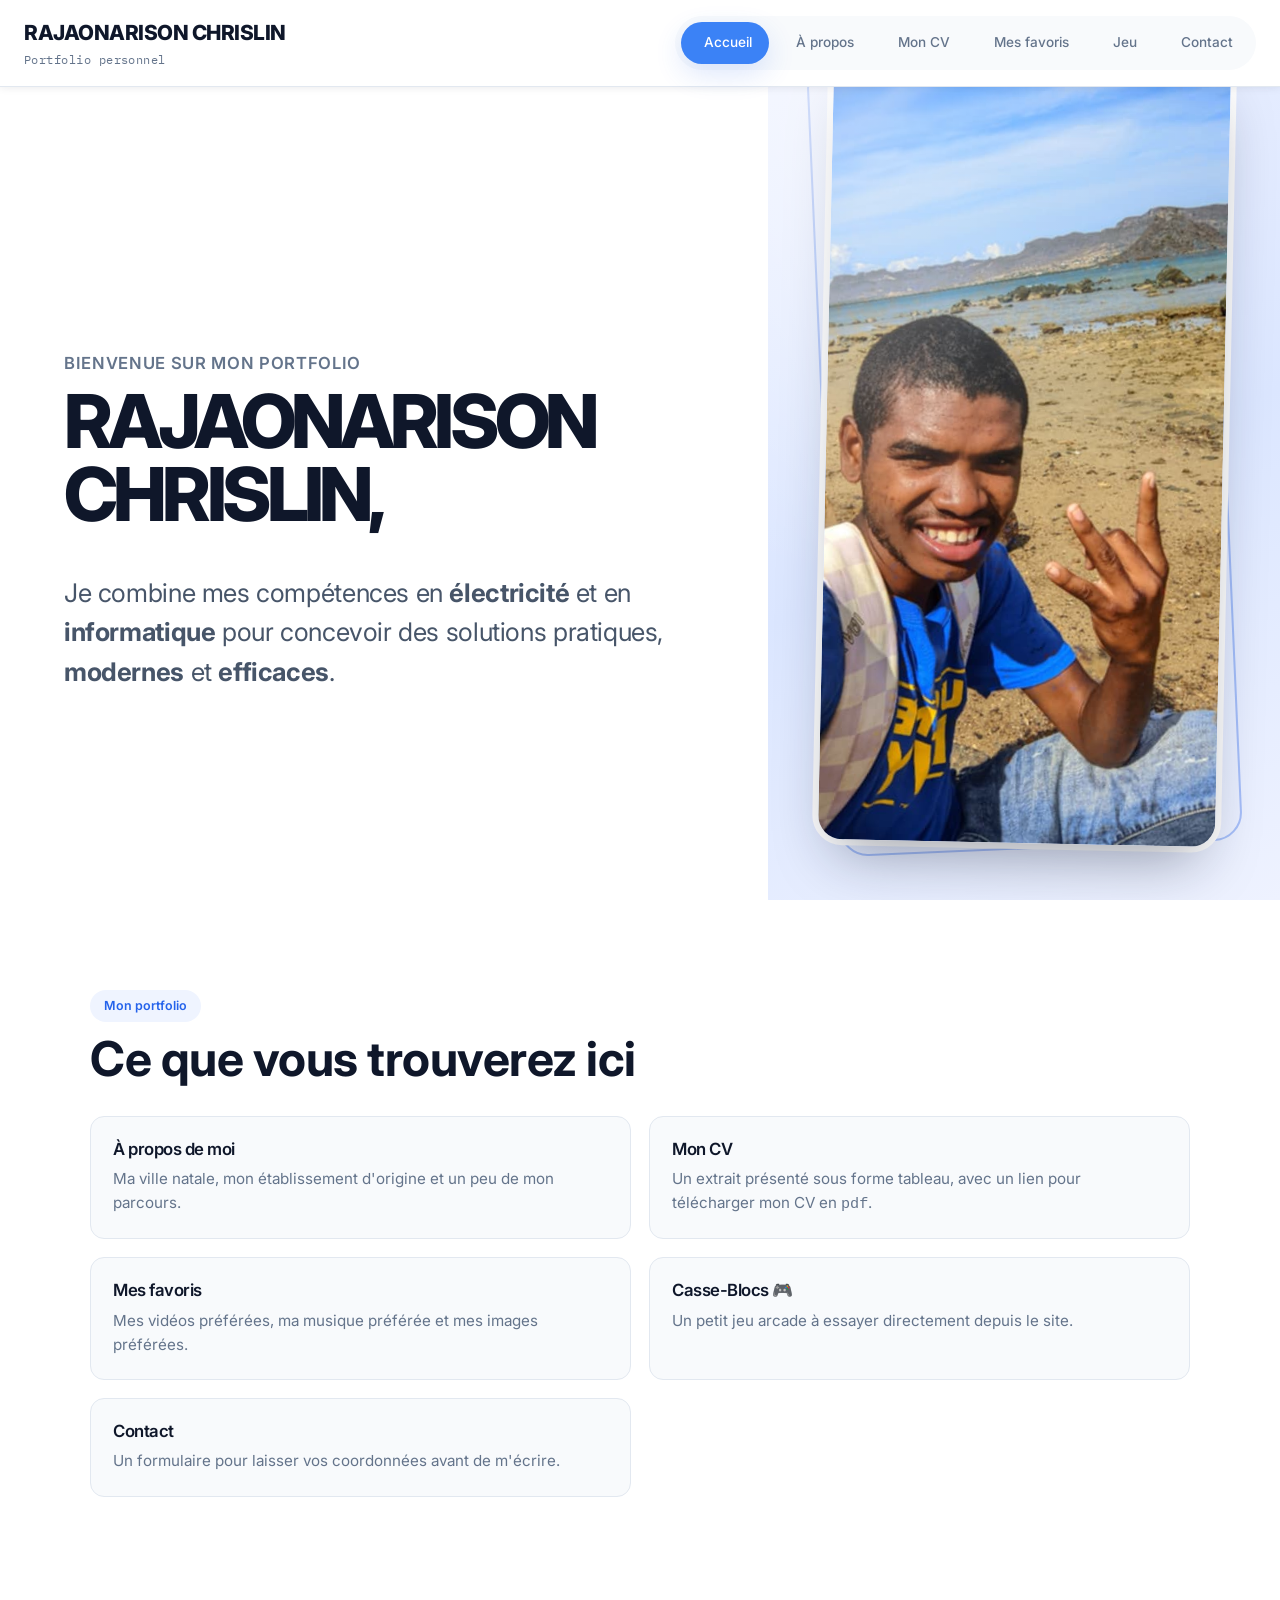
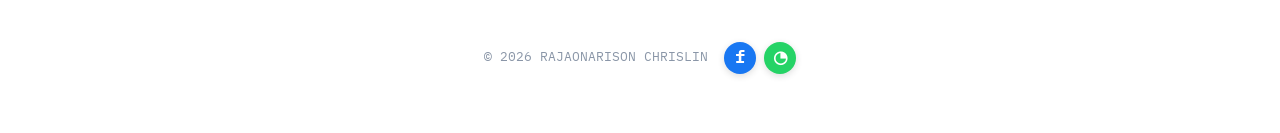
<file: index.html>
<!DOCTYPE html>
<html lang="fr">
<head>
<meta charset="UTF-8">
<meta name="viewport" content="width=device-width, initial-scale=1.0">
<meta name="description" content="RAJAONARISON CHRISLIN — Portfolio personnel, parcours et CV">
<meta name="theme-color" content="#0b1327">
<title>RAJAONARISON CHRISLIN — Accueil</title>
<link rel="preconnect" href="https://fonts.googleapis.com">
<link rel="preconnect" href="https://fonts.gstatic.com" crossorigin>
<link rel="stylesheet" href="https://fonts.googleapis.com/css2?family=Inter:wght@400;500;600;700;800&display=swap">
<link rel="stylesheet" href="style/style.css">
</head>
<body class="home-page">

<header class="site-header home-header">
  <a class="brand" href="index.html">
    <span class="name">RAJAONARISON CHRISLIN</span>
    <span class="tag">Portfolio personnel</span>
  </a>
  <button class="menu-toggle" aria-label="Ouvrir le menu" aria-expanded="false">
    <span></span><span></span><span></span>
  </button>
  <nav class="tabs">
    <a href="index.html" class="active"><span class="num"></span>Accueil</a>
    <a href="pages/apropos.html"><span class="num"></span>À propos</a>
    <a href="pages/cv.html"><span class="num"></span>Mon CV</a>
    <a href="pages/favoris.html"><span class="num"></span>Mes favoris</a>
        <a href="pages/jeu.html"><span class="num"></span>Jeu</a>
<a href="pages/contact.html"><span class="num"></span>Contact</a>
  </nav>
</header>

<main class="home-hero">
  <section class="home-copy">
    <div class="home-copy-inner">
      <span class="home-line"></span>
      <p class="home-kicker">Bienvenue sur mon portfolio</p>
      <h1>RAJAONARISON CHRISLIN<span>,</span></h1>
      <p class="home-description">
        Je combine mes compétences en <strong>électricité</strong> et en <strong>informatique</strong> pour concevoir des solutions pratiques, <strong>modernes</strong> et <strong>efficaces</strong>.
      </p>
    </div>
  </section>
  <section class="home-photo" aria-label="Portrait">
    <img src="images/profile.jpg" alt="Portrait de RAJAONARISON CHRISLIN" fetchpriority="high" decoding="async">
  </section>

<section class="home-extra">
  <div class="home-extra-inner">
    <span class="eyebrow">Mon portfolio</span>
    <h2>Ce que vous trouverez ici</h2>
    <div class="grid-2 home-extra-grid">
      <a class="card card-link" href="pages/apropos.html">
        <h3>À propos de moi</h3>
        <p>Ma ville natale, mon établissement d'origine et un peu de mon parcours.</p>
      </a>
      <a class="card card-link" href="pages/cv.html">
        <h3>Mon CV</h3>
        <p>Un extrait présenté sous forme tableau, avec un lien pour télécharger mon CV en <code>pdf</code>.</p>
      </a>
      <a class="card card-link" href="pages/favoris.html">
        <h3>Mes favoris</h3>
        <p>Mes vidéos préférées, ma musique préférée et mes images préférées.</p>
      </a>
      <a class="card card-link" href="pages/jeu.html">
        <h3>Casse-Blocs 🎮</h3>
        <p>Un petit jeu arcade à essayer directement depuis le site.</p>
      </a>
      <a class="card card-link" href="pages/contact.html">
        <h3>Contact</h3>
        <p>Un formulaire pour laisser vos coordonnées avant de m'écrire.</p>
      </a>
    </div>
  </div>
</section>

</main>

<script src="js/menu.js"></script>
<script src="js/page-transition.js"></script>

<footer class="site-footer">
  <div class="footer-inner">
    <div class="footer-copy">© 2026 RAJAONARISON CHRISLIN</div>
    <div class="footer-social" aria-label="Réseaux sociaux">
      <a class="social-bubble facebook" href="https://www.facebook.com/profile.php?id=61583188924986"
         target="_blank" rel="noopener noreferrer" aria-label="Facebook">f</a>
      <a class="social-bubble whatsapp" href="https://wa.me/261374159496"
         target="_blank" rel="noopener noreferrer" aria-label="WhatsApp">◔</a>
    </div>
  </div>
</footer>

</body>
</html>
</file>
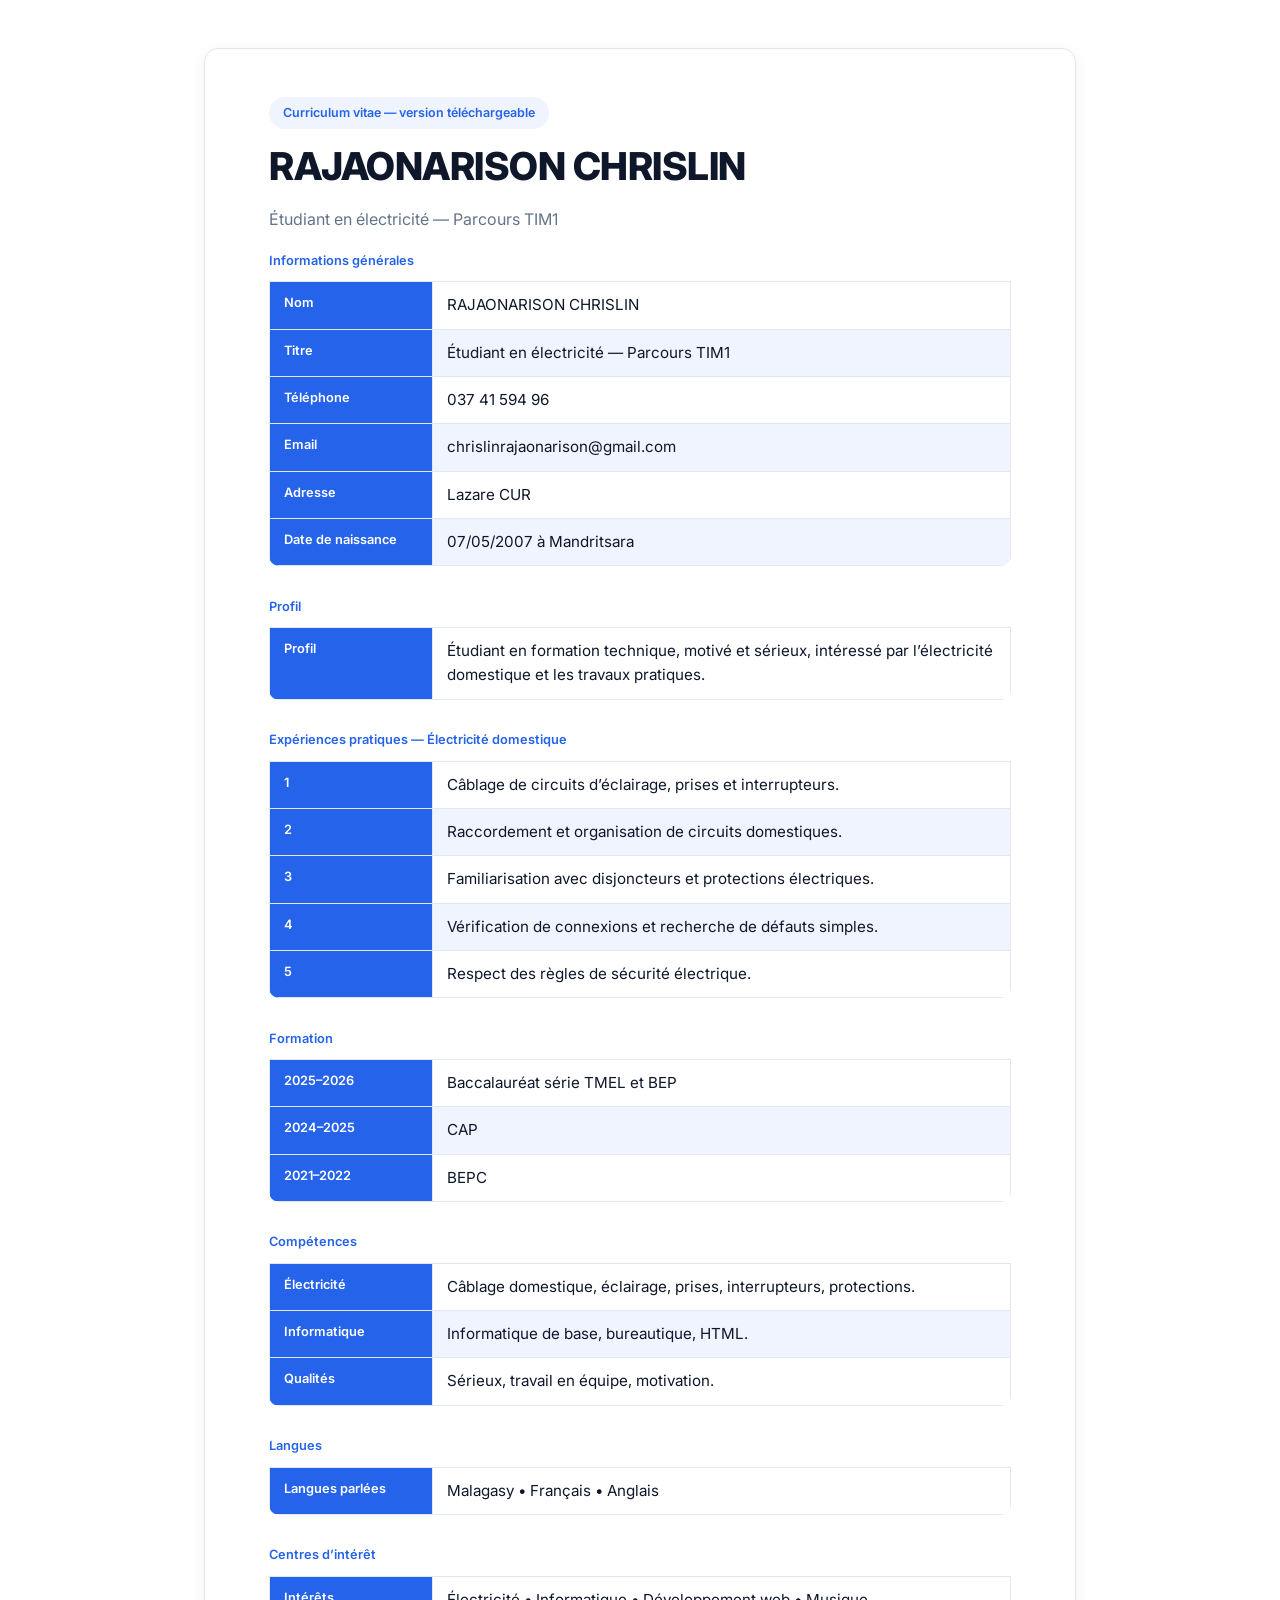
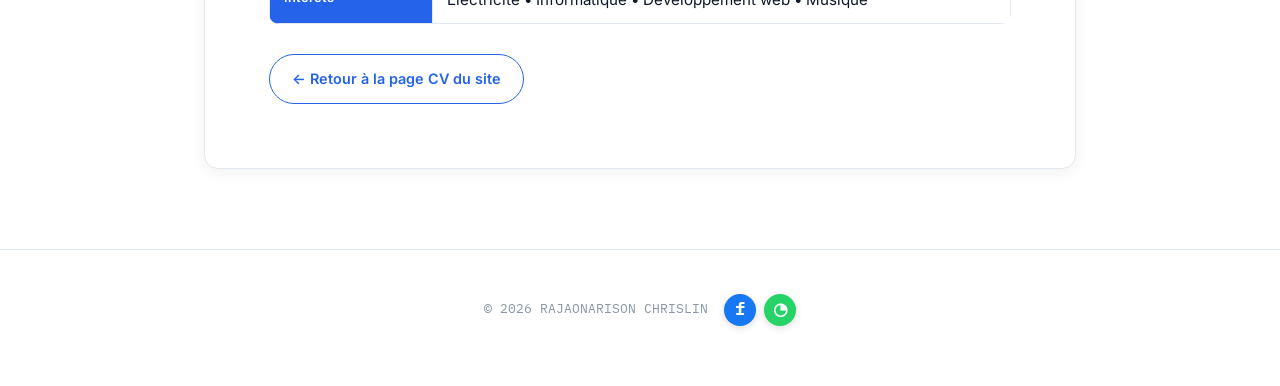
<file: fichier/cv.html>
<!DOCTYPE html>
<html lang="fr">
<head>
<meta charset="UTF-8">
<meta name="viewport" content="width=device-width, initial-scale=1.0">
<title>CV — RAJAONARISON CHRISLIN</title>
<link rel="stylesheet" href="../style/style.css">
<style>
  /* mise en page simplifiée pour la version téléchargeable / imprimable */
  body{ background:var(--paper); }
  .page{ padding-top:48px; }
  @media print{
    body{ background:#fff; }
    .no-print{ display:none; }
  }
</style>
</head>
<body>
<main class="page">
  <div class="paper">
    <span class="eyebrow">Curriculum vitae — version téléchargeable</span>
    <h1>RAJAONARISON CHRISLIN</h1>
    <p>Étudiant en électricité — Parcours TIM1</p>

    <table class="cv">
      <caption>Informations générales</caption>
      <tr><th>Nom</th><td>RAJAONARISON CHRISLIN</td></tr>
      <tr><th>Titre</th><td>Étudiant en électricité — Parcours TIM1</td></tr>
      <tr><th>Téléphone</th><td>037 41 594 96</td></tr>
      <tr><th>Email</th><td>chrislinrajaonarison@gmail.com</td></tr>
      <tr><th>Adresse</th><td>Lazare CUR</td></tr>
      <tr><th>Date de naissance</th><td>07/05/2007 à Mandritsara</td></tr>
    </table>

    <table class="cv">
      <caption>Profil</caption>
      <tr>
        <th>Profil</th>
        <td>Étudiant en formation technique, motivé et sérieux, intéressé par l’électricité domestique et les travaux pratiques.</td>
      </tr>
    </table>

    <table class="cv">
      <caption>Expériences pratiques — Électricité domestique</caption>
      <tr><th>1</th><td>Câblage de circuits d’éclairage, prises et interrupteurs.</td></tr>
      <tr><th>2</th><td>Raccordement et organisation de circuits domestiques.</td></tr>
      <tr><th>3</th><td>Familiarisation avec disjoncteurs et protections électriques.</td></tr>
      <tr><th>4</th><td>Vérification de connexions et recherche de défauts simples.</td></tr>
      <tr><th>5</th><td>Respect des règles de sécurité électrique.</td></tr>
    </table>

    <table class="cv">
      <caption>Formation</caption>
      <tr><th>2025–2026</th><td>Baccalauréat série TMEL et BEP</td></tr>
      <tr><th>2024–2025</th><td>CAP</td></tr>
      <tr><th>2021–2022</th><td>BEPC</td></tr>
    </table>

    <table class="cv">
      <caption>Compétences</caption>
      <tr><th>Électricité</th><td>Câblage domestique, éclairage, prises, interrupteurs, protections.</td></tr>
      <tr><th>Informatique</th><td>Informatique de base, bureautique, HTML.</td></tr>
      <tr><th>Qualités</th><td>Sérieux, travail en équipe, motivation.</td></tr>
    </table>

    <table class="cv">
      <caption>Langues</caption>
      <tr><th>Langues parlées</th><td>Malagasy • Français • Anglais</td></tr>
    </table>

    <table class="cv">
      <caption>Centres d’intérêt</caption>
      <tr><th>Intérêts</th><td>Électricité • Informatique • Développement web • Musique</td></tr>
    </table>

    <p class="no-print">
      <a class="btn secondary" href="../pages/cv.html">&larr; Retour à la page CV du site</a>
    </p>
  </div>
</main>

<footer class="site-footer">
  <div class="footer-inner">
    <div class="footer-copy">© 2026 RAJAONARISON CHRISLIN</div>
    <div class="footer-social" aria-label="Réseaux sociaux">
      <a class="social-bubble facebook" href="https://www.facebook.com/profile.php?id=61583188924986"
         target="_blank" rel="noopener noreferrer" aria-label="Facebook">f</a>
      <a class="social-bubble whatsapp" href="https://wa.me/261374159496"
         target="_blank" rel="noopener noreferrer" aria-label="WhatsApp">◔</a>
    </div>
  </div>
</footer>

</body>
</html>
</file>
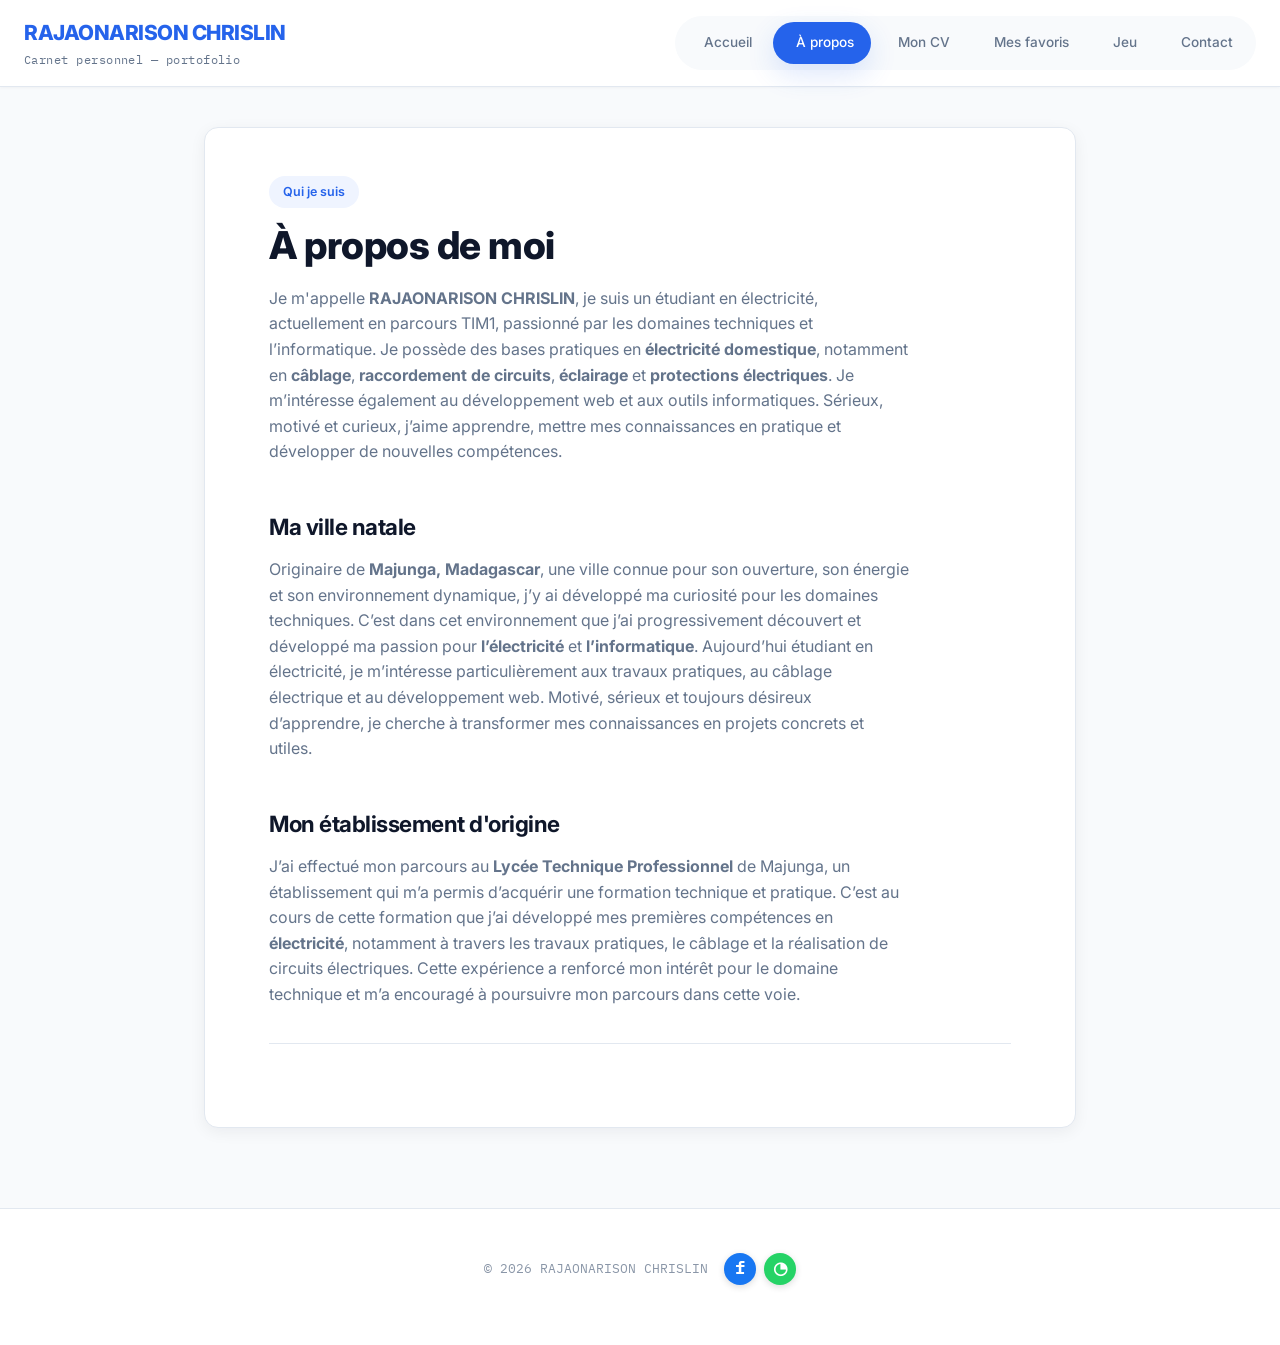
<file: pages/apropos.html>
<!DOCTYPE html>
<html lang="fr">
<head>
<meta charset="UTF-8">
<meta name="viewport" content="width=device-width, initial-scale=1.0">
<meta name="description" content="À propos de RAJAONARISON CHRISLIN — qui je suis et mon parcours">
<meta name="theme-color" content="#2563EB">
<title>À propos — RAJAONARISON CHRISLIN</title>
<link rel="preconnect" href="https://fonts.googleapis.com">
<link rel="preconnect" href="https://fonts.gstatic.com" crossorigin>
<link rel="preload" href="https://fonts.googleapis.com/css2?family=Inter:wght@400;500;600;700;800&family=IBM+Plex+Mono:wght@400;500&display=swap" as="style">
<link rel="stylesheet" href="../style/style.css">
<link href="https://fonts.googleapis.com/css2?family=Inter:wght@400;500;600;700;800&family=IBM+Plex+Mono:wght@400;500&display=swap" rel="stylesheet">
</head>
<body>

<header class="site-header">
  <a class="brand" href="../index.html">
    <span class="name">RAJAONARISON CHRISLIN</span>
    <span class="tag">Carnet personnel — portofolio</span>
  </a>
  <button class="menu-toggle" aria-label="Ouvrir le menu" aria-expanded="false">
    <span></span><span></span><span></span>
  </button>
  <nav class="tabs">
    <a href="../index.html"><span class="num"></span>Accueil</a>
    <a href="apropos.html" class="active"><span class="num"></span>À propos</a>
    <a href="cv.html"><span class="num"></span>Mon CV</a>
    <a href="favoris.html"><span class="num"></span>Mes favoris</a>
        <a href="jeu.html"><span class="num"></span>Jeu</a>
<a href="contact.html"><span class="num"></span>Contact</a>
  </nav>
</header>

<main class="page">
  <div class="paper">
    <span class="eyebrow">Qui je suis</span>
    <h1>À propos de moi</h1>
    <p>
      Je m'appelle <strong>RAJAONARISON CHRISLIN</strong>, je suis un étudiant en électricité, actuellement en parcours TIM1, passionné par les domaines techniques et l’informatique. Je possède des bases pratiques en <strong>électricité domestique</strong>, notamment en <strong>câblage</strong>, <strong>raccordement de circuits</strong>, <strong>éclairage</strong> et <strong>protections électriques</strong>. Je m’intéresse également au développement web et aux outils informatiques. Sérieux, motivé et curieux, j’aime apprendre, mettre mes connaissances en pratique et développer de nouvelles compétences.
    </p>

    <h2>Ma ville natale</h2>
    <p>
     Originaire de <strong>Majunga, Madagascar</strong>, une ville connue pour son ouverture, son énergie et son environnement dynamique, j’y ai développé ma curiosité pour les domaines techniques. C’est dans cet environnement que j’ai progressivement découvert et développé ma passion pour <strong>l’électricité</strong> et <strong>l’informatique</strong>. Aujourd’hui étudiant en électricité, je m’intéresse particulièrement aux travaux pratiques, au câblage électrique et au développement web. Motivé, sérieux et toujours désireux d’apprendre, je cherche à transformer mes connaissances en projets concrets et utiles.
    </p>

    <h2>Mon établissement d'origine</h2>
    <p>
      J’ai effectué mon parcours au <strong>Lycée Technique Professionnel</strong> de Majunga, un établissement qui m’a permis d’acquérir une formation technique et pratique. C’est au cours de cette formation que j’ai développé mes premières compétences en <strong>électricité</strong>, notamment à travers les travaux pratiques, le câblage et la réalisation de circuits électriques. Cette expérience a renforcé mon intérêt pour le domaine technique et m’a encouragé à poursuivre mon parcours dans cette voie.
    </p>

    <hr class="rule">
  </div>
</main>
<script src="../js/menu.js"></script>
<script src="../js/page-transition.js"></script>

<footer class="site-footer">
  <div class="footer-inner">
    <div class="footer-copy">© 2026 RAJAONARISON CHRISLIN</div>
    <div class="footer-social" aria-label="Réseaux sociaux">
      <a class="social-bubble facebook" href="https://www.facebook.com/profile.php?id=61583188924986"
         target="_blank" rel="noopener noreferrer" aria-label="Facebook">f</a>
      <a class="social-bubble whatsapp" href="https://wa.me/261374159496"
         target="_blank" rel="noopener noreferrer" aria-label="WhatsApp">◔</a>
    </div>
  </div>
</footer>

</body>
</html>
</file>
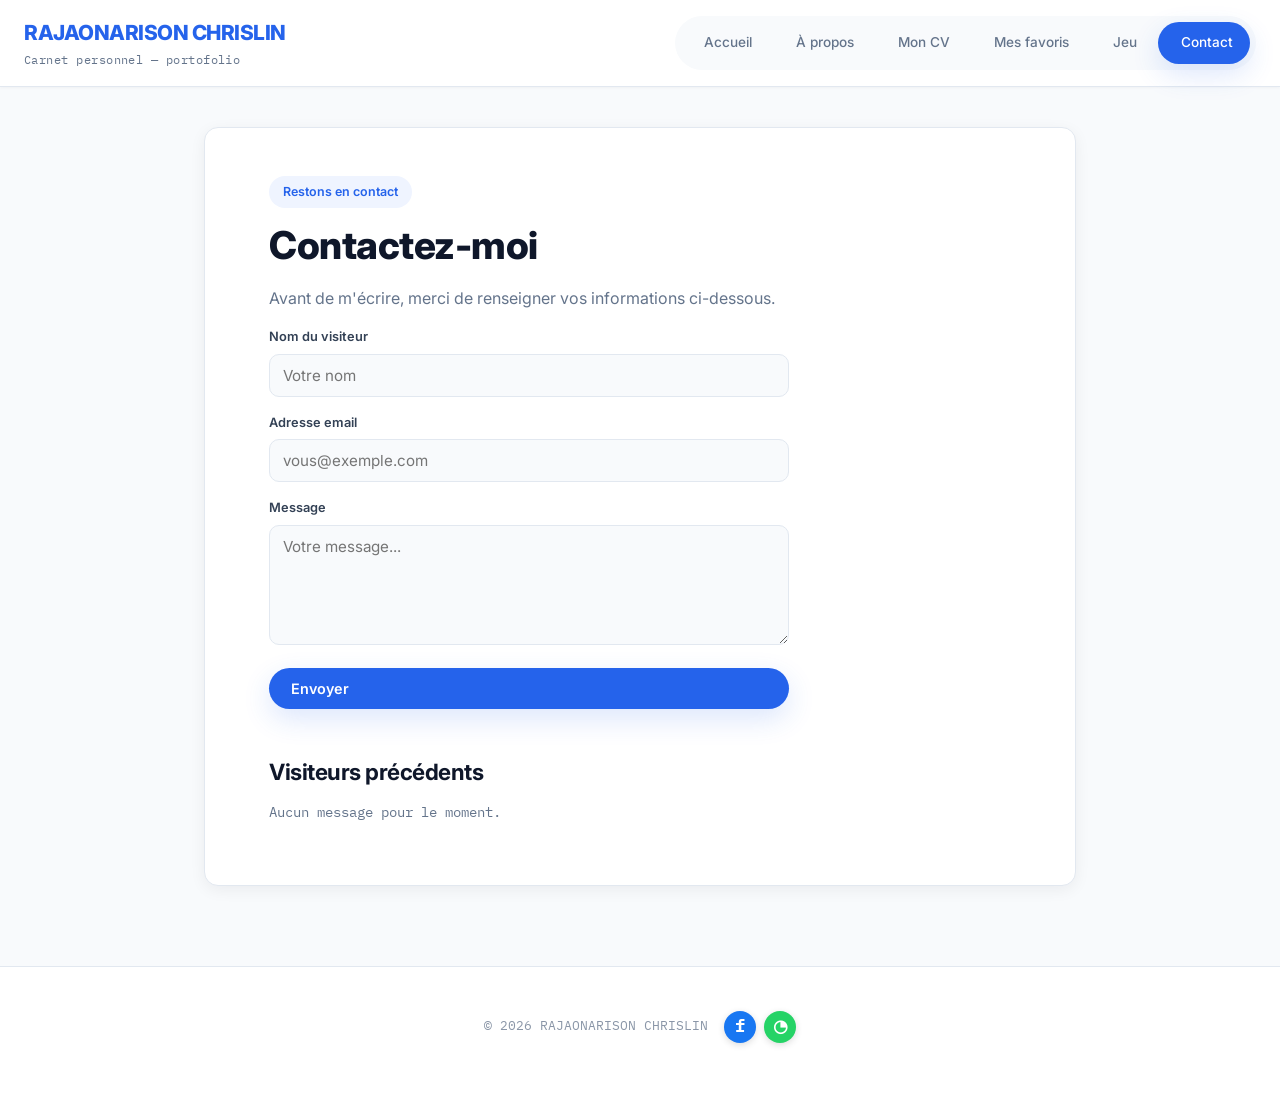
<file: pages/contact.html>
<!DOCTYPE html>
<html lang="fr">
<head>
<meta charset="UTF-8">
<meta name="viewport" content="width=device-width, initial-scale=1.0">
<meta name="description" content="Contact — RAJAONARISON CHRISLIN">
<meta name="theme-color" content="#2563EB">
<title>Contact — RAJAONARISON CHRISLIN</title>
<link rel="preconnect" href="https://fonts.googleapis.com">
<link rel="preconnect" href="https://fonts.gstatic.com" crossorigin>
<link rel="preload" href="https://fonts.googleapis.com/css2?family=Inter:wght@400;500;600;700;800&family=IBM+Plex+Mono:wght@400;500&display=swap" as="style">
<link rel="stylesheet" href="../style/style.css">
<link href="https://fonts.googleapis.com/css2?family=Inter:wght@400;500;600;700;800&family=IBM+Plex+Mono:wght@400;500&display=swap" rel="stylesheet">
</head>
<body>

<header class="site-header">
  <a class="brand" href="../index.html">
    <span class="name">RAJAONARISON CHRISLIN</span>
    <span class="tag">Carnet personnel — portofolio</span>
  </a>
  <button class="menu-toggle" aria-label="Ouvrir le menu" aria-expanded="false">
    <span></span><span></span><span></span>
  </button>
  <nav class="tabs">
    <a href="../index.html"><span class="num"></span>Accueil</a>
    <a href="apropos.html"><span class="num"></span>À propos</a>
    <a href="cv.html"><span class="num"></span>Mon CV</a>
    <a href="favoris.html"><span class="num"></span>Mes favoris</a>
        <a href="jeu.html"><span class="num"></span>Jeu</a>
<a href="contact.html" class="active"><span class="num"></span>Contact</a>
  </nav>
</header>

<main class="page">
  <div class="paper">
    <span class="eyebrow">Restons en contact</span>
    <h1>Contactez-moi</h1>
    <p>
      Avant de m'écrire, merci de renseigner vos informations ci-dessous.
    </p>

    <form class="contact-form" id="contact-form">
      <div>
        <label for="nom">Nom du visiteur</label>
        <input type="text" id="nom" name="nom" required maxlength="100" autocomplete="name" placeholder="Votre nom">
      </div>
      <div>
        <label for="email">Adresse email</label>
        <input type="email" id="email" name="email" required maxlength="200" autocomplete="email" placeholder="vous@exemple.com">
      </div>
      <div>
        <label for="message">Message</label>
        <textarea id="message" name="message" required maxlength="2000" placeholder="Votre message..."></textarea>
      </div>
      <button type="submit" class="btn">Envoyer</button>
      <p class="form-status" id="form-status">Merci ! Vos informations ont bien été enregistrées.</p>
    </form>

    <div class="visitor-log">
      <h2>Visiteurs précédents</h2>
      <div id="visitor-list">
        <p class="empty-note">Aucun message pour le moment.</p>
      </div>
    </div>
  </div>
</main>
<script src="../js/contact.js"></script>
<script src="../js/menu.js"></script>
<script src="../js/page-transition.js"></script>

<footer class="site-footer">
  <div class="footer-inner">
    <div class="footer-copy">© 2026 RAJAONARISON CHRISLIN</div>
    <div class="footer-social" aria-label="Réseaux sociaux">
      <a class="social-bubble facebook" href="https://www.facebook.com/profile.php?id=61583188924986"
         target="_blank" rel="noopener noreferrer" aria-label="Facebook">f</a>
      <a class="social-bubble whatsapp" href="https://wa.me/261374159496"
         target="_blank" rel="noopener noreferrer" aria-label="WhatsApp">◔</a>
    </div>
  </div>
</footer>

</body>
</html>
</file>
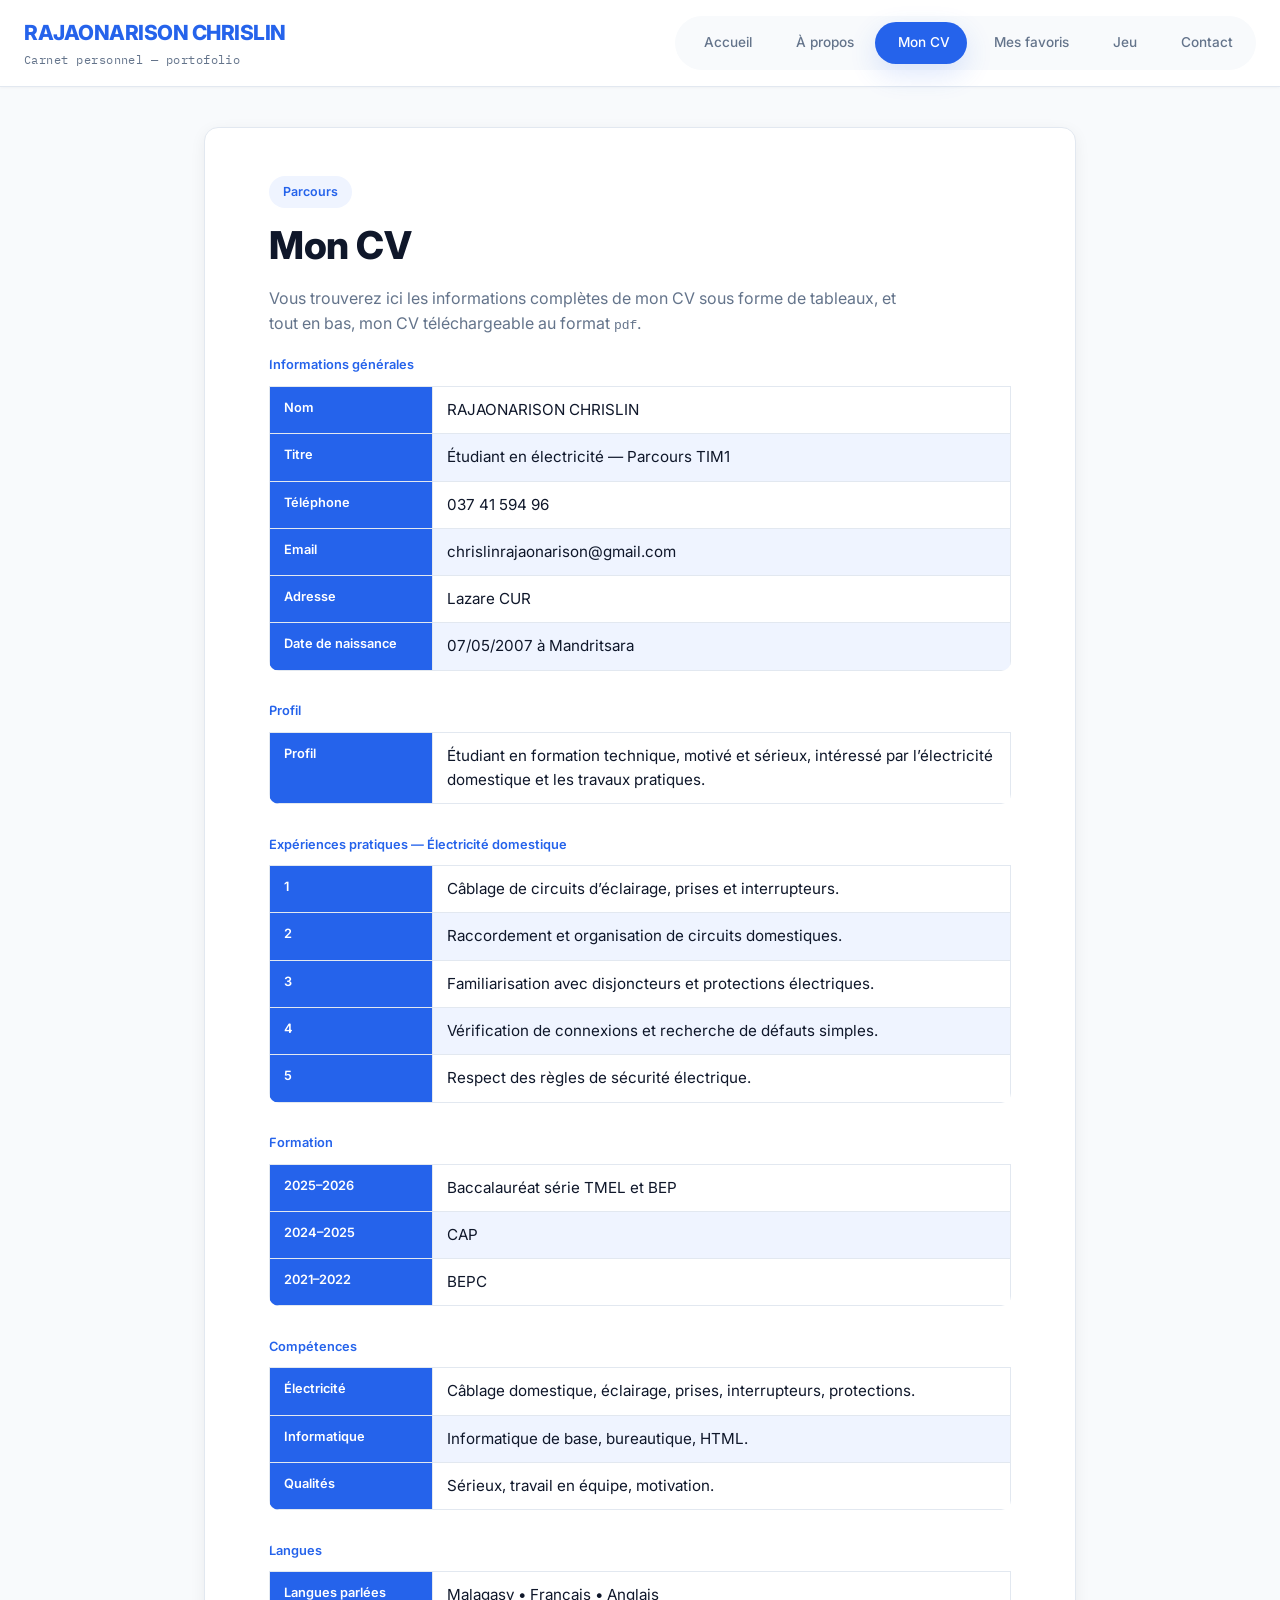
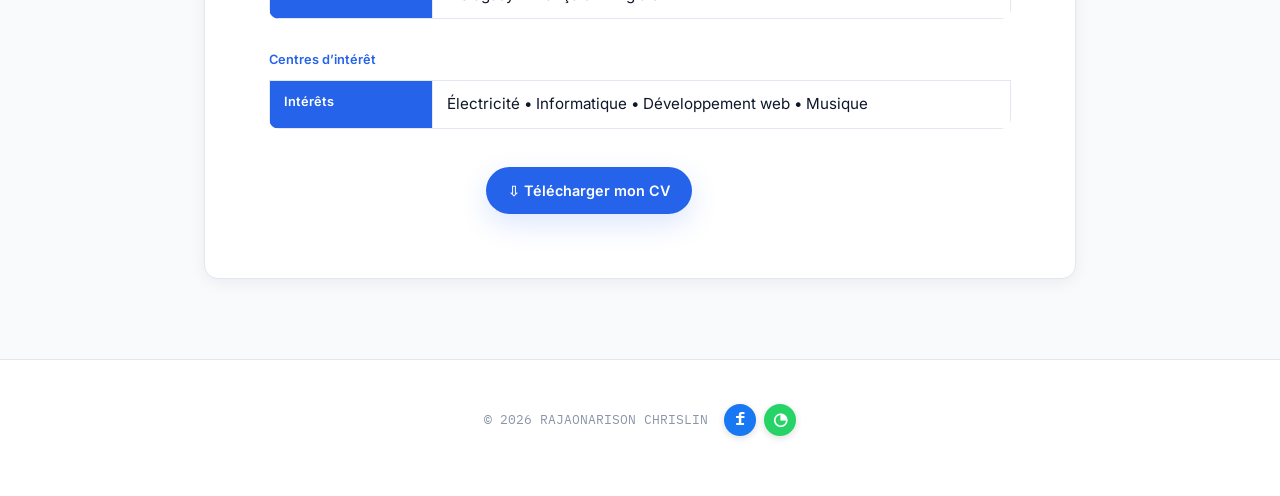
<file: pages/cv.html>
<!DOCTYPE html>
<html lang="fr">
<head>
<meta charset="UTF-8">
<meta name="viewport" content="width=device-width, initial-scale=1.0">
<meta name="description" content="Mon CV — RAJAONARISON CHRISLIN">
<meta name="theme-color" content="#2563EB">
<title>Mon CV — RAJAONARISON CHRISLIN</title>
<link rel="preconnect" href="https://fonts.googleapis.com">
<link rel="preconnect" href="https://fonts.gstatic.com" crossorigin>
<link rel="preload" href="https://fonts.googleapis.com/css2?family=Inter:wght@400;500;600;700;800&family=IBM+Plex+Mono:wght@400;500&display=swap" as="style">
<link rel="stylesheet" href="../style/style.css">
<link href="https://fonts.googleapis.com/css2?family=Inter:wght@400;500;600;700;800&family=IBM+Plex+Mono:wght@400;500&display=swap" rel="stylesheet">
</head>
<body>

<header class="site-header">
  <a class="brand" href="../index.html">
    <span class="name">RAJAONARISON CHRISLIN</span>
    <span class="tag">Carnet personnel — portofolio</span>
  </a>
  <button class="menu-toggle" aria-label="Ouvrir le menu" aria-expanded="false">
    <span></span><span></span><span></span>
  </button>
  <nav class="tabs">
    <a href="../index.html"><span class="num"></span>Accueil</a>
    <a href="apropos.html"><span class="num"></span>À propos</a>
    <a href="cv.html" class="active"><span class="num"></span>Mon CV</a>
    <a href="favoris.html"><span class="num"></span>Mes favoris</a>
        <a href="jeu.html"><span class="num"></span>Jeu</a>
<a href="contact.html"><span class="num"></span>Contact</a>
  </nav>
</header>

<main class="page">
  <div class="paper">
    <span class="eyebrow">Parcours</span>
    <h1>Mon CV</h1>
    <p>
      Vous trouverez ici les informations complètes de mon CV sous forme de tableaux, et
      tout en bas, mon CV téléchargeable au format <code>pdf</code>.
    </p>

    <table class="cv">
      <caption>Informations générales</caption>
      <tr><th>Nom</th><td>RAJAONARISON CHRISLIN</td></tr>
      <tr><th>Titre</th><td>Étudiant en électricité — Parcours TIM1</td></tr>
      <tr><th>Téléphone</th><td>037 41 594 96</td></tr>
      <tr><th>Email</th><td>chrislinrajaonarison@gmail.com</td></tr>
      <tr><th>Adresse</th><td>Lazare CUR</td></tr>
      <tr><th>Date de naissance</th><td>07/05/2007 à Mandritsara</td></tr>
    </table>

    <table class="cv">
      <caption>Profil</caption>
      <tr>
        <th>Profil</th>
        <td>Étudiant en formation technique, motivé et sérieux, intéressé par l’électricité domestique et les travaux pratiques.</td>
      </tr>
    </table>

    <table class="cv">
      <caption>Expériences pratiques — Électricité domestique</caption>
      <tr><th>1</th><td>Câblage de circuits d’éclairage, prises et interrupteurs.</td></tr>
      <tr><th>2</th><td>Raccordement et organisation de circuits domestiques.</td></tr>
      <tr><th>3</th><td>Familiarisation avec disjoncteurs et protections électriques.</td></tr>
      <tr><th>4</th><td>Vérification de connexions et recherche de défauts simples.</td></tr>
      <tr><th>5</th><td>Respect des règles de sécurité électrique.</td></tr>
    </table>

    <table class="cv">
      <caption>Formation</caption>
      <tr><th>2025–2026</th><td>Baccalauréat série TMEL et BEP</td></tr>
      <tr><th>2024–2025</th><td>CAP</td></tr>
      <tr><th>2021–2022</th><td>BEPC</td></tr>
    </table>

    <table class="cv">
      <caption>Compétences</caption>
      <tr><th>Électricité</th><td>Câblage domestique, éclairage, prises, interrupteurs, protections.</td></tr>
      <tr><th>Informatique</th><td>Informatique de base, bureautique, HTML.</td></tr>
      <tr><th>Qualités</th><td>Sérieux, travail en équipe, motivation.</td></tr>
    </table>

    <table class="cv">
      <caption>Langues</caption>
      <tr><th>Langues parlées</th><td>Malagasy • Français • Anglais</td></tr>
    </table>

    <table class="cv">
      <caption>Centres d’intérêt</caption>
      <tr><th>Intérêts</th><td>Électricité • Informatique • Développement web • Musique</td></tr>
    </table>

    <p class="cv-download">
      <a class="btn" href="../fichier/CV_Chrislin_Rajaonarison.pdf" download>&#8681; Télécharger mon CV</a>
    </p>
  </div>
</main>
<script src="../js/menu.js"></script>
<script src="../js/page-transition.js"></script>

<footer class="site-footer">
  <div class="footer-inner">
    <div class="footer-copy">© 2026 RAJAONARISON CHRISLIN</div>
    <div class="footer-social" aria-label="Réseaux sociaux">
      <a class="social-bubble facebook" href="https://www.facebook.com/profile.php?id=61583188924986"
         target="_blank" rel="noopener noreferrer" aria-label="Facebook">f</a>
      <a class="social-bubble whatsapp" href="https://wa.me/261374159496"
         target="_blank" rel="noopener noreferrer" aria-label="WhatsApp">◔</a>
    </div>
  </div>
</footer>

</body>
</html>
</file>
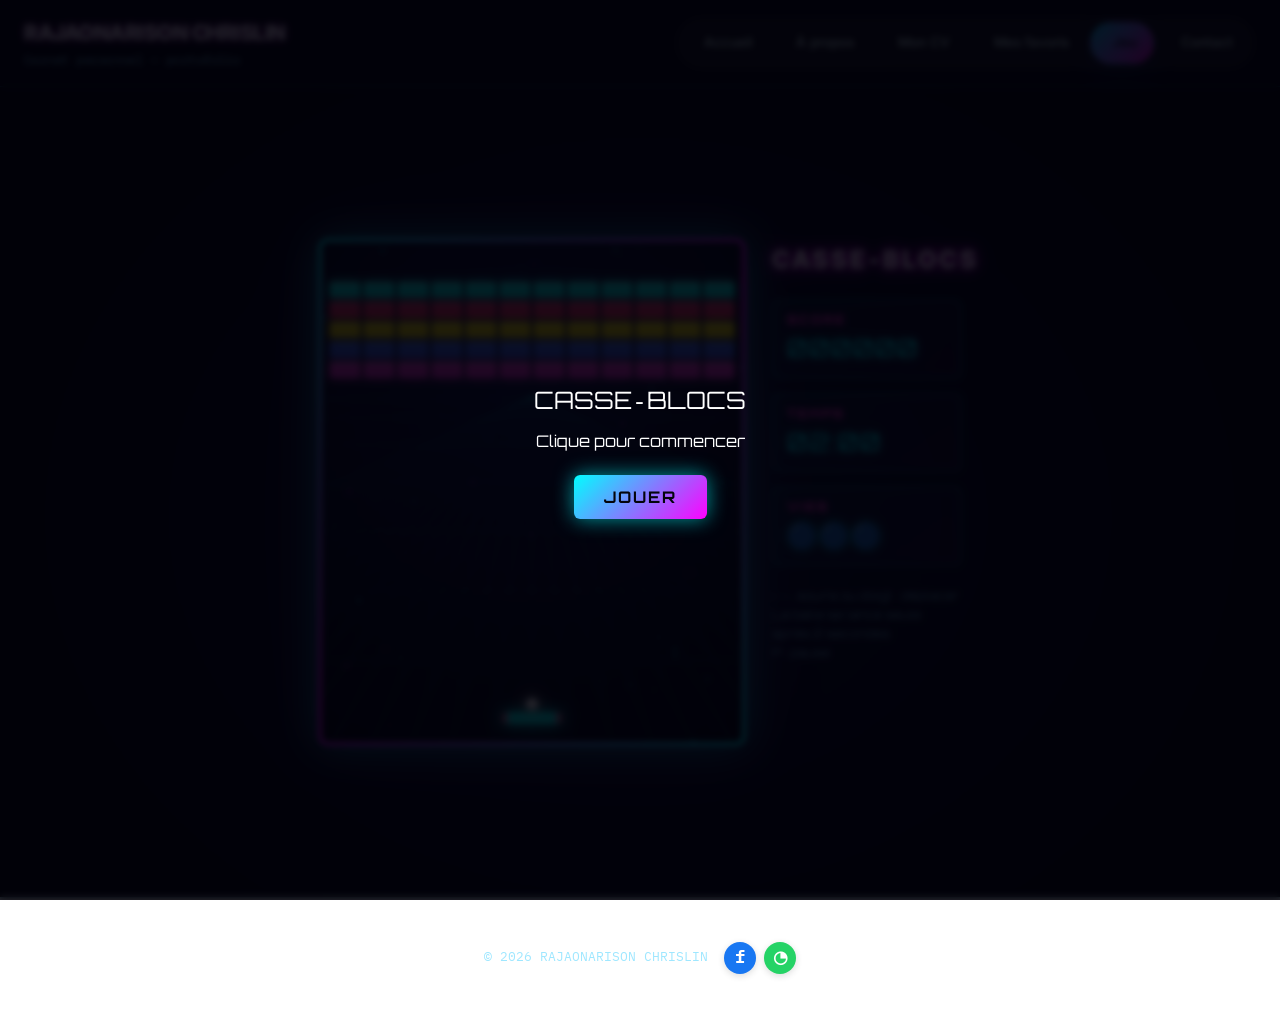
<file: pages/jeu.html>
<!DOCTYPE html>
<html lang="fr">
<head>
<meta charset="UTF-8">
<meta name="viewport" content="width=device-width, initial-scale=1.0, maximum-scale=1.0">
<meta name="description" content="Casse-Blocs — mini-jeu arcade du portfolio de RAJAONARISON CHRISLIN">
<meta name="theme-color" content="#04040c">
<title>Casse-Blocs — RAJAONARISON CHRISLIN</title>
<link rel="preconnect" href="https://fonts.googleapis.com">
<link rel="preconnect" href="https://fonts.gstatic.com" crossorigin>
<link rel="preload" href="https://fonts.googleapis.com/css2?family=Inter:wght@400;500;600;700;800&family=IBM+Plex+Mono:wght@400;500&family=Orbitron:wght@700;800&display=swap" as="style">
<link rel="stylesheet" href="../style/style.css">
<link href="https://fonts.googleapis.com/css2?family=Inter:wght@400;500;600;700;800&family=IBM+Plex+Mono:wght@400;500&family=Orbitron:wght@700;800&display=swap" rel="stylesheet">
<style>
  /* ===== Styles du mini-jeu Casse-Blocs (scopés à .game-page) ===== */
  .game-page{
    background: radial-gradient(ellipse at center, #0a0e2e 0%, #000005 70%);
  }
  .game-page .site-header{
    background:rgba(4,4,12,0.85);
    border-bottom:1px solid rgba(0,255,255,0.25);
    backdrop-filter:blur(6px);
  }
  .game-page .site-header .name{ color:#fff; text-shadow:0 0 8px rgba(255,0,255,.6); }
  .game-page .site-header .tag{ color:#7fdfff; }
  .game-page nav.tabs{ background:rgba(255,255,255,0.06); }
  .game-page nav.tabs a{ color:#dff; }
  .game-page nav.tabs a:hover{ background:rgba(0,255,255,0.12); color:#fff; }
  .game-page nav.tabs a.active{ background:linear-gradient(135deg,#00d4ff,#ff00e0); color:#04040c; }
  .game-page .menu-toggle{ background:rgba(255,255,255,0.08); border-color:rgba(0,255,255,0.35); }
  .game-page .menu-toggle span{ background:#dff; }

  .game-main{
    display:flex;
    align-items:center;
    justify-content:center;
    min-height:calc(100vh - 90px);
    padding:32px 16px;
    font-family:'Orbitron','Courier New',monospace;
  }
  #wrap{
    display:flex;
    gap:26px;
    align-items:flex-start;
    flex-wrap:wrap;
    justify-content:center;
    max-width:100%;
  }
  #canvasBox{
    position:relative;
    border-radius:10px;
    padding:4px;
    background:linear-gradient(135deg,#00ffff,#ff00ff,#00ffff);
    box-shadow:0 0 40px rgba(0,255,255,0.5),0 0 80px rgba(255,0,255,0.15);
    max-width:100%;
  }
  #game{
    background:#04040c;
    display:block;
    border-radius:7px;
    width:min(420px,80vw);
    height:auto;
    touch-action:none;
  }
  #side{
    color:#dff;
    width:190px;
    padding-top:6px;
  }
  #side h1{
    color:#fff;
    font-size:24px;
    letter-spacing:3px;
    margin:0 0 24px 0;
    text-shadow:0 0 8px #ff00ff,0 0 18px #ff00ff;
    line-height:1.3;
  }
  .game-page .panel{
    background:linear-gradient(135deg,rgba(0,255,255,0.06),rgba(255,0,255,0.06));
    border:1px solid rgba(0,255,255,0.35);
    border-radius:8px;
    padding:10px 14px;
    margin-bottom:14px;
    box-shadow:inset 0 0 12px rgba(0,255,255,0.08);
  }
  .game-page .label{
    color:#ff33cc;
    font-weight:bold;
    font-size:12px;
    letter-spacing:2px;
    text-shadow:0 0 6px rgba(255,51,204,0.7);
  }
  .game-page .value{
    font-size:24px;
    letter-spacing:2px;
    color:#00ffff;
    text-shadow:0 0 10px rgba(0,255,255,0.8);
  }
  #chrono.warn{
    color:#ff3355;
    text-shadow:0 0 12px rgba(255,51,85,0.9);
    animation:pulse 0.6s infinite alternate;
  }
  @keyframes pulse{ from{opacity:1;} to{opacity:0.55;} }
  #hint{
    font-size:12px;
    color:#7fdfff;
    margin-top:20px;
    line-height:1.6;
    opacity:0.75;
  }
  #overlay{
    position:fixed;
    inset:0;
    background:rgba(2,2,10,0.88);
    color:#fff;
    display:flex;
    flex-direction:column;
    align-items:center;
    justify-content:center;
    font-size:24px;
    text-align:center;
    gap:18px;
    backdrop-filter:blur(3px);
    z-index:500;
  }
  .game-page button#startBtn{
    background:linear-gradient(135deg,#00ffff,#ff00ff);
    border:none;
    padding:12px 30px;
    font-size:16px;
    cursor:pointer;
    font-weight:bold;
    letter-spacing:2px;
    border-radius:6px;
    color:#04040c;
    box-shadow:0 0 20px rgba(0,255,255,0.6);
    transition:transform 0.15s ease;
    font-family:'Orbitron','Courier New',monospace;
  }
  .game-page button#startBtn:hover{ transform:scale(1.06); }
  #countdown{
    position:absolute;
    color:#fff;
    font-size:60px;
    font-weight:bold;
    text-shadow:0 0 20px #00ffff,0 0 40px #ff00ff;
    pointer-events:none;
    display:none;
  }

  @media (max-width:640px){
    .game-main{ padding:20px 12px; }
    #wrap{ gap:16px; }
    #side{ width:min(420px,80vw); }
  }
</style>
</head>
<body class="game-page">

<header class="site-header">
  <a class="brand" href="../index.html">
    <span class="name">RAJAONARISON CHRISLIN</span>
    <span class="tag">Carnet personnel — portofolio</span>
  </a>
  <button class="menu-toggle" aria-label="Ouvrir le menu" aria-expanded="false">
    <span></span><span></span><span></span>
  </button>
  <nav class="tabs">
    <a href="../index.html"><span class="num"></span>Accueil</a>
    <a href="apropos.html"><span class="num"></span>À propos</a>
    <a href="cv.html"><span class="num"></span>Mon CV</a>
    <a href="favoris.html"><span class="num"></span>Mes favoris</a>
    <a href="jeu.html" class="active"><span class="num"></span>Jeu</a>
    <a href="contact.html"><span class="num"></span>Contact</a>
  </nav>
</header>

<main class="game-main">

<div id="wrap">
  <div id="canvasBox">
    <canvas id="game" width="420" height="500"></canvas>
    <div id="countdown"></div>
  </div>
  <div id="side">
    <h1>CASSE&#8209;BLOCS</h1>
    <div class="panel">
      <div class="label">SCORE</div>
      <div class="value" id="score">000000</div>
    </div>
    <div class="panel">
      <div class="label">TEMPS</div>
      <div class="value" id="chrono">02:00</div>
    </div>
    <div class="panel">
      <div class="label">VIES</div>
      <div class="value" id="lives">🔵🔵🔵</div>
    </div>
    <div id="hint">
      ← → , souris ou doigt : déplacer<br>
      La balle se lance seule<br>
      après 2 secondes<br>
      P : pause
    </div>
  </div>
</div>

<div id="overlay">
  <div id="overlay-text">CASSE&#8209;BLOCS<br><span style="font-size:16px">Clique pour commencer</span></div>
  <button id="startBtn">JOUER</button>
</div>

</main>

<script src="../js/menu.js"></script>
<script src="../js/page-transition.js"></script>

<script src="../js/casse-blocs.js"></script>

<footer class="site-footer" style="border-top-color:rgba(0,255,255,0.2); color:#7fdfff;">
  <div class="footer-inner">
    <div class="footer-copy">© 2026 RAJAONARISON CHRISLIN</div>
    <div class="footer-social" aria-label="Réseaux sociaux">
      <a class="social-bubble facebook" href="https://www.facebook.com/profile.php?id=61583188924986"
         target="_blank" rel="noopener noreferrer" aria-label="Facebook">f</a>
      <a class="social-bubble whatsapp" href="https://wa.me/261374159496"
         target="_blank" rel="noopener noreferrer" aria-label="WhatsApp">◔</a>
    </div>
  </div>
</footer>

</body>
</html>
</file>
<file: style/style.css>
/* =========================================================
   Carnet personnel — feuille de style principale
   Palette inspirée d'un portfolio moderne : blanc + bleu
   ========================================================= */

@import url('https://fonts.googleapis.com/css2?family=Inter:wght@400;500;600;700;800&family=IBM+Plex+Mono:wght@400;500&display=swap');

:root{
  --primary:      #2563EB;
  --primary-dark: #1D4ED8;
  --primary-light:#EFF4FF;
  --ink:          #0F172A;
  --ink-soft:     #334155;
  --muted:        #64748B;
  --border:       #E2E8F0;
  --bg:           #F8FAFC;
  --white:        #FFFFFF;
  --radius:       14px;
  --shadow:       0 4px 16px rgba(15,23,42,0.06);
  --shadow-hover: 0 10px 28px rgba(37,99,235,0.16);

  --font-display: 'Inter', system-ui, sans-serif;
  --font-body:    'Inter', system-ui, sans-serif;
  --font-mono:    'IBM Plex Mono', 'Courier New', monospace;
}

*{ box-sizing:border-box; }

html{ scroll-behavior:smooth; }

body{
  margin:0;
  background:var(--bg);
  color:var(--ink);
  font-family:var(--font-body);
  line-height:1.6;
}

@media (prefers-reduced-motion: reduce){
  html{ scroll-behavior:auto; }
  *{ animation-duration:0.001ms !important; transition-duration:0.001ms !important; }
}

a{ color:var(--primary); text-decoration:none; }
a:hover{ color:var(--primary-dark); text-decoration:underline; }
a:focus-visible, button:focus-visible, input:focus-visible, textarea:focus-visible{
  outline:3px solid var(--primary);
  outline-offset:2px;
}

.brand:focus-visible{
  outline:none;
}

img{ max-width:100%; display:block; }

/* ---------- structure "carnet" ---------- */
.page{
  max-width:920px;
  margin:0 auto;
  padding:40px 24px 80px;
}

.paper{
  background:var(--white);
  border-radius:var(--radius);
  border:1px solid var(--border);
  box-shadow:var(--shadow);
  position:relative;
  padding:48px clamp(24px,5vw,64px);
}

/* ---------- en-tête / navigation ---------- */
.site-header{
  display:flex;
  align-items:center;
  justify-content:space-between;
  gap:16px;
  padding:16px 24px;
  width:100%;
  background:var(--white);
  border-bottom:1px solid var(--border);
  position:sticky;
  top:0;
  z-index:100;
  box-shadow:0 1px 3px rgba(15,23,42,0.04);
}

.brand{
  display:flex;
  flex-direction:column;
  gap:2px;
  text-decoration:none !important;
  -webkit-tap-highlight-color:transparent;
  outline:none;
  transform-origin:left center;
  transition:transform 0.2s ease;
}

.brand:hover,
.brand:focus-visible{
  transform:scale(1.06);
}

.brand:active{
  transform:scale(0.97);
}

.brand .name{
  font-family:var(--font-display);
  font-size:1.3rem;
  font-weight:800;
  letter-spacing:-0.5px;
  color:var(--primary);
}

.brand .tag{
  font-family:var(--font-mono);
  font-size:0.72rem;
  letter-spacing:0.04em;
  color:var(--muted);
}

nav.tabs{
  display:flex;
  gap:4px;
  flex-wrap:wrap;
  background:var(--bg);
  padding:6px;
  border-radius:999px;
}

nav.tabs a{
  display:flex;
  align-items:center;
  gap:6px;
  font-family:var(--font-body);
  font-size:0.85rem;
  font-weight:500;
  color:var(--muted);
  background:transparent;
  padding:9px 16px;
  border-radius:999px;
  border:1px solid transparent;
  transition:all 0.2s ease;
}

nav.tabs a:hover{
  text-decoration:none;
  color:var(--primary);
  background:var(--primary-light);
}

nav.tabs a.active{
  background:var(--primary);
  color:var(--white);
  box-shadow:var(--shadow-hover);
}

nav.tabs a .num{
  font-family:var(--font-mono);
  font-size:0.7rem;
  opacity:0.7;
}

nav.tabs a.active .num{ opacity:0.85; }

/* ---------- bouton hamburger (mobile) ---------- */
.menu-toggle{
  display:none;
  flex-direction:column;
  justify-content:center;
  align-items:center;
  gap:5px;
  width:40px;
  height:40px;
  padding:0;
  flex-shrink:0;
  background:var(--white);
  border:1px solid var(--border);
  border-radius:10px;
  cursor:pointer;
  transition:all 0.2s ease;
  position:relative;
  z-index:101;
}

.menu-toggle span{
  display:block;
  width:18px;
  height:2px;
  background:var(--ink);
  border-radius:2px;
  transition:transform 0.3s cubic-bezier(0.4,0,0.2,1), opacity 0.3s cubic-bezier(0.4,0,0.2,1);
  transform-origin:center;
}

.menu-toggle:hover{ 
  border-color:var(--primary);
  background:var(--primary-light);
}

.menu-toggle:active{ transform:scale(0.95); }

.site-header.menu-open .menu-toggle span:nth-child(1){
  transform:translateY(7px) rotate(45deg);
}
.site-header.menu-open .menu-toggle span:nth-child(2){
  opacity:0;
}
.site-header.menu-open .menu-toggle span:nth-child(3){
  transform:translateY(-7px) rotate(-45deg);
}

/* ---------- typographie ---------- */
h1,h2,h3{
  font-family:var(--font-display);
  color:var(--ink);
  line-height:1.2;
  margin-top:0;
  letter-spacing:-0.5px;
}

h1{ font-size:clamp(1.9rem,4vw,2.4rem); font-weight:800; margin-bottom:18px; }
h2{ font-size:1.4rem; font-weight:700; margin-top:2.2em; margin-bottom:16px; }
h3{ font-size:1.05rem; font-weight:600; }

.eyebrow{
  display:inline-block;
  font-family:var(--font-body);
  font-size:0.78rem;
  font-weight:600;
  color:var(--primary);
  background:var(--primary-light);
  padding:6px 14px;
  border-radius:999px;
  margin-bottom:14px;
}

p{ color:var(--muted); max-width:64ch; }

hr.rule{
  border:none;
  border-top:1px solid var(--border);
  margin:2.2em 0;
}

/* ---------- cartes / grille ---------- */
.grid-2{
  display:grid;
  grid-template-columns:1fr 1fr;
  gap:18px;
}

@media (max-width:640px){
  .grid-2{ grid-template-columns:1fr; }
}

.card{
  background:var(--bg);
  border:1px solid var(--border);
  border-radius:var(--radius);
  padding:22px;
  transition:all 0.25s ease;
}

.card:hover{
  transform:translateY(-3px);
  box-shadow:var(--shadow-hover);
  border-color:var(--primary);
}

.card h3{ margin-bottom:8px; color:var(--ink); }

.card-link{
  display:block;
  color:inherit;
  text-decoration:none;
}

.card-link:hover,
.card-link:focus{
  color:inherit;
  text-decoration:none;
}

.card-link:focus-visible{
  outline:3px solid var(--primary);
  outline-offset:3px;
}
.card p{ margin:0; font-size:0.95rem; }

/* ---------- tableau CV ---------- */
table.cv{
  width:100%;
  max-width:100%;
  table-layout:fixed;
  border-collapse:collapse;
  margin:1.2em 0 2em;
  font-size:0.95rem;
  border-radius:10px;
  overflow:hidden;
}

table.cv caption{
  text-align:left;
  font-family:var(--font-body);
  font-size:0.8rem;
  font-weight:600;
  color:var(--primary);
  margin-bottom:10px;
}

table.cv th, table.cv td{
  border:1px solid var(--border);
  padding:11px 14px;
  text-align:left;
  vertical-align:top;
  word-break:break-word;
  overflow-wrap:break-word;
}

table.cv th{
  background:var(--primary);
  color:var(--white);
  font-family:var(--font-body);
  font-weight:600;
  font-size:0.8rem;
  width:22%;
}

table.cv tr:nth-child(even) td{ background:var(--primary-light); }

/* ---------- boutons / liens d'action ---------- */
.btn{
  display:inline-flex;
  align-items:center;
  gap:8px;
  font-family:var(--font-body);
  font-weight:600;
  font-size:0.9rem;
  background:var(--primary);
  color:var(--white) !important;
  padding:12px 22px;
  border-radius:999px;
  border:none;
  cursor:pointer;
  text-decoration:none !important;
  box-shadow:var(--shadow-hover);
  transition:all 0.2s ease;
}

.btn:hover{ background:var(--primary-dark); transform:translateY(-1px); }

.btn.secondary{
  background:transparent;
  color:var(--primary) !important;
  border:1px solid var(--primary);
  box-shadow:none;
}

.btn.secondary:hover{ background:var(--primary-light); }

/* ---------- médias favoris ---------- */
.media-block{ margin:1.4em 0; }

.media-frame{
  border:1px solid var(--border);
  border-radius:var(--radius);
  overflow:hidden;
  background:var(--ink);
  box-shadow:var(--shadow);
}

.media-frame iframe, .media-frame img{
  width:100%;
  display:block;
}

audio{ width:100%; }

.credit{
  font-family:var(--font-mono);
  font-size:0.75rem;
  color:var(--muted);
  margin-top:6px;
}

/* ---------- formulaire de contact ---------- */
form.contact-form{
  display:grid;
  gap:16px;
  max-width:520px;
}

form.contact-form label{
  font-family:var(--font-body);
  font-size:0.8rem;
  font-weight:600;
  color:var(--ink-soft);
  display:block;
  margin-bottom:6px;
}

form.contact-form input,
form.contact-form textarea{
  width:100%;
  font-family:var(--font-body);
  font-size:0.95rem;
  padding:11px 13px;
  border:1px solid var(--border);
  border-radius:10px;
  background:var(--bg);
  color:var(--ink);
  transition:border-color 0.2s ease;
}

form.contact-form input:focus,
form.contact-form textarea:focus{
  border-color:var(--primary);
  background:var(--white);
}

form.contact-form textarea{ min-height:120px; resize:vertical; }

.form-status{
  font-family:var(--font-body);
  font-size:0.85rem;
  font-weight:500;
  padding:10px 14px;
  border-radius:10px;
  display:none;
  opacity:0;
  transition:opacity 0.3s ease;
  will-change:opacity;
}

.form-status.ok{
  display:block;
  opacity:1;
  background:var(--primary-light);
  color:var(--primary-dark);
  border:1px solid var(--primary);
  animation:slideInSuccess 0.4s cubic-bezier(0.34,1.56,0.64,1) forwards;
}

@keyframes slideInSuccess{
  from{
    opacity:0;
    transform:translateY(-10px);
  }
  to{
    opacity:1;
    transform:translateY(0);
  }
}

.visitor-log{
  margin-top:2.4em;
}

.visitor-log ul{
  list-style:none;
  margin:0; padding:0;
  display:grid;
  gap:10px;
}

.visitor-log li{
  border:1px solid var(--border);
  border-left:3px solid var(--primary);
  border-radius:10px;
  padding:12px 14px;
  background:var(--bg);
  font-size:0.9rem;
}

.visitor-log .meta{
  font-family:var(--font-mono);
  font-size:0.72rem;
  color:var(--primary);
  display:block;
  margin-bottom:4px;
}

.empty-note{
  font-family:var(--font-mono);
  font-size:0.85rem;
  color:var(--muted);
}

.empty-note code{
  background:var(--primary-light);
  color:var(--primary-dark);
  padding:2px 6px;
  border-radius:6px;
  font-size:0.82rem;
}

/* ---------- pied de page ---------- */
footer.site-footer{
  text-align:center;
  padding:32px 24px 48px;
  font-family:var(--font-mono);
  font-size:0.75rem;
  color:var(--muted);
  border-top:1px solid var(--border);
  margin-top:0;
}

/* ---------- section sous l'accueil ---------- */
.home-extra{
  grid-column:1 / -1;
  width:100%;
  box-sizing:border-box;
  background:#fff;
  color:#0F172A;
  padding:90px 5vw 100px;
}
.home-extra-inner{
  max-width:1100px;
  margin:0 auto;
}
.home-extra h2{
  margin:8px 0 28px;
  font-size:clamp(2rem,4vw,3rem);
  color:#0F172A;
}
.home-extra .card{
  background:#F8FAFC;
}
.home-extra .card h3{ color:#0F172A; }
.home-extra .card p{ color:#64748B; }
.home-extra .eyebrow{ margin-bottom:0; }

/* ---------- responsive : téléphone ---------- */
@media (max-width:768px){
  .site-header{
    padding:12px 16px;
    gap:12px;
  }

  .brand{
    flex:1;
    min-width:0;
  }

  .brand .name{
    font-size:1.1rem;
  }

  .brand .tag{
    font-size:0.65rem;
  }

  .menu-toggle{
    display:flex;
  }

  nav.tabs{
    display:none;
    flex-direction:column;
    width:calc(100vw - 32px);
    border-radius:12px;
    position:fixed;
    top:auto;
    left:16px;
    right:16px;
    bottom:auto;
    margin-top:8px;
    padding:8px;
    background:var(--white);
    border:1px solid var(--border);
    box-shadow:0 8px 24px rgba(15,23,42,0.12);
    z-index:99;
    max-height:calc(100vh - 80px);
    overflow-y:auto;
    animation:slideDown 0.2s ease forwards;
  }

  @keyframes slideDown{
    from{
      opacity:0;
      transform:translateY(-10px);
    }
    to{
      opacity:1;
      transform:translateY(0);
    }
  }

  .site-header.menu-open nav.tabs{
    display:flex;
  }

  nav.tabs a{
    width:100%;
    border-radius:8px;
  }

  .page{
    padding:24px 16px;
    margin-top:0;
  }

  .paper{
    padding:24px;
  }

  h1{ font-size:1.6rem; }

  .grid-2{ grid-template-columns:1fr; }
}

@media (max-width:600px){
  .site-header{
    padding:12px 12px;
  }

  .brand .name{
    font-size:0.95rem;
  }

  .brand .tag{
    font-size:0.6rem;
  }

  nav.tabs{
    width:calc(100vw - 24px) !important;
    left:12px !important;
    right:12px !important;
  }

  .paper{
    padding:16px;
  }

  h1{ font-size:1.4rem; }
}

@media (max-width:420px){
  .paper{ padding:18px; }
  h1{ font-size:1.4rem; }
}

/* =========================================================
   ACCUEIL — Hero inspiré du modèle fourni
   ========================================================= */
.home-page{ background:#fff; overflow-x:hidden; }

.home-page .site-header{
  position:absolute;
  top:0;
  left:0;
  right:0;
  width:auto;
  background:#fff;
  border-bottom:1px solid #E2E8F0;
  box-shadow:0 1px 8px rgba(15,23,42,.08);
  color:#0F172A;
}

.home-page .brand .name{ color:#0F172A; }
.home-page .brand .tag{ color:#64748B; }

.home-page nav.tabs{
  background:#F8FAFC;
}

.home-page nav.tabs a{
  color:#64748B;
}

.home-page nav.tabs a:hover{
  color:#2563EB;
  background:#EFF4FF;
}

.home-page nav.tabs a.active{
  background:#3b82f6;
  color:#fff;
}

.home-page .menu-toggle{
  background:#fff;
  border-color:#E2E8F0;
}
.home-page .menu-toggle span{ background:#0F172A; }

.home-hero{
  min-height:100vh;
  display:grid;
  grid-template-columns:minmax(0, 60%) minmax(0, 40%);
  background:#fff;
}

.home-copy{
  min-height:100vh;
  min-width:0;
  display:flex;
  align-items:center;
  padding:110px 6vw 70px 5vw;
  color:#0F172A;
  background:#fff;
}

.home-copy-inner{
  width:min(760px,100%);
  min-width:0;
}

.home-kicker{
  margin:0 0 8px;
  color:#64748B;
  font-size:clamp(.9rem,1.3vw,1.05rem);
  font-weight:600;
  letter-spacing:.04em;
  text-transform:uppercase;
}

.home-copy h1{
  margin:0;
  color:#0F172A;
  font-size:clamp(3rem,5.8vw,6rem);
  line-height:.98;
  letter-spacing:-.065em;
  font-weight:800;
}

.home-copy h1 span{ color:#0F172A; }

.home-line{
  display:block;
  width:7px;
  height:74px;
  margin:0 0 28px 6px;
  border-radius:8px;
  background:#fff;
}

.home-description{
  max-width:760px;
  margin:42px 0 0;
  color:#475569;
  font-size:clamp(1.15rem,2vw,1.65rem);
  line-height:1.55;
  letter-spacing:-.015em;
}

.home-actions{
  display:flex;
  flex-wrap:wrap;
  gap:12px;
  margin-top:32px;
}

.home-btn{
  display:inline-flex;
  align-items:center;
  justify-content:center;
  min-height:48px;
  padding:0 20px;
  border-radius:10px;
  font-weight:700;
  text-decoration:none !important;
  transition:transform .2s ease, background .2s ease, border-color .2s ease;
}
.home-btn:hover{ transform:translateY(-2px); }
.home-btn-primary{ background:#3b82f6; color:#fff !important; }
.home-btn-primary:hover{ background:#2563eb; }
.home-btn-ghost{ border:1px solid rgba(255,255,255,.25); color:#fff !important; background:rgba(255,255,255,.05); }
.home-btn-ghost:hover{ background:rgba(255,255,255,.1); border-color:rgba(255,255,255,.45); }

.home-photo{
  min-height:100vh;
  overflow:hidden;
  position:relative;
  display:flex;
  align-items:center;
  justify-content:center;
  padding:clamp(28px,4.5vw,64px);
  background:linear-gradient(155deg,#eef2ff 0%,#dbe6ff 55%,#eef2ff 100%);
  box-sizing:border-box;
}

/* cadre décoratif décalé derrière la photo */
.home-photo::before{
  content:"";
  position:absolute;
  inset:clamp(28px,4.5vw,64px);
  border:2px solid rgba(37,99,235,0.35);
  border-radius:28px;
  transform:rotate(-2.5deg) scale(1.015);
  pointer-events:none;
}

.home-photo::after{
  content:"";
  position:absolute;
  inset:0;
  background:radial-gradient(120% 90% at 15% 10%,rgba(255,255,255,.5),transparent 60%);
  pointer-events:none;
}

.home-photo img{
  position:relative;
  width:100%;
  height:100%;
  object-fit:cover;
  object-position:center 42%;
  display:block;
  border-radius:24px;
  box-shadow:0 30px 60px -18px rgba(15,23,42,.4),0 0 0 6px #fff;
  transform:rotate(1.2deg);
}

@media (max-width:900px){
  .home-hero{ grid-template-columns:minmax(0,1fr); }
  .home-photo{
    min-height:auto;
    aspect-ratio:4/3;
    order:-1;
    padding:22px;
  }
  .home-photo::before{ inset:22px; border-radius:22px; }
  .home-photo img{ border-radius:18px; box-shadow:0 18px 34px -14px rgba(15,23,42,.4),0 0 0 5px #fff; }
  .home-copy{ min-height:auto; padding:44px 8vw 44px; }
  .home-copy h1{ font-size:clamp(2.6rem,10vw,5.5rem); }
  .home-description{ margin-top:30px; font-size:1.15rem; }
  .home-extra{ padding-top:48px; }
}

@media (max-width:640px){
  .home-extra{ padding:36px 24px 72px; }
  .home-page .site-header{ position:absolute; }
  .home-photo{ aspect-ratio:1/1; padding:16px; }
  .home-photo::before{ inset:16px; border-radius:18px; }
  .home-photo img{ border-radius:14px; transform:rotate(1deg); }
  .home-copy{ padding:36px 24px 32px; }
  .home-line{ height:52px; width:5px; margin-bottom:22px; }
  .home-kicker{ font-size:.78rem; }
  .home-copy h1{ font-size:clamp(2rem,calc(11.9vw - 6px),4.2rem); }
  .home-actions{ flex-direction:column; align-items:stretch; }
  .home-btn{ width:100%; }
}


.social-section{
  padding:48px 0 56px;
  text-align:center;
}

.social-section h2{
  margin-bottom:8px;
}

.social-section p{
  margin-bottom:24px;
}

.social-links{
  display:flex;
  justify-content:center;
  gap:16px;
  flex-wrap:wrap;
}

.social-link{
  display:inline-flex;
  align-items:center;
  gap:10px;
  min-width:150px;
  justify-content:center;
  padding:12px 20px;
  border-radius:12px;
  text-decoration:none;
  font-weight:700;
  transition:transform .2s ease, box-shadow .2s ease;
}

.social-link:hover,
.social-link:focus-visible{
  transform:translateY(-2px);
  box-shadow:0 8px 20px rgba(0,0,0,.12);
}

.social-icon{
  width:28px;
  height:28px;
  display:inline-flex;
  align-items:center;
  justify-content:center;
  border-radius:50%;
  font-weight:800;
  font-size:18px;
}

.facebook{
  background:#1877F2;
  color:#fff;
}

.facebook .social-icon{
  background:#fff;
  color:#1877F2;
}

.whatsapp{
  background:#25D366;
  color:#fff;
}

.whatsapp .social-icon{
  background:#fff;
  color:#25D366;
}

@media (max-width:600px){
  .social-floating{
    right:12px;
  }

  .social-bubble{
    width:38px;
    height:38px;
    font-size:20px;
  }
}

/* Pied de page compact, blanc et centré */
.site-footer{
  width:100%;
  margin-top:24px;
  background:#fff;
  border-top:1px solid rgba(255,255,255,.85);
}

.footer-inner{
  max-width:900px;
  margin:0 auto;
  padding:12px 16px;
  display:flex;
  align-items:center;
  justify-content:center;
  gap:16px;
}

.footer-copy{
  font-size:13px;
  opacity:.75;
  white-space:nowrap;
}

.footer-social{
  display:flex;
  align-items:center;
  justify-content:center;
  gap:8px;
}

.social-bubble{
  width:32px;
  height:32px;
  border-radius:50%;
  display:flex;
  align-items:center;
  justify-content:center;
  text-decoration:none;
  font-weight:800;
  font-size:17px;
  box-shadow:0 2px 7px rgba(0,0,0,.14);
  transition:transform .2s ease, box-shadow .2s ease;
}

.social-bubble:hover,
.social-bubble:focus-visible{
  transform:scale(1.06);
  box-shadow:0 4px 10px rgba(0,0,0,.18);
}

.social-bubble.facebook{
  background:#1877F2;
  color:#fff;
}

.social-bubble.whatsapp{
  background:#25D366;
  color:#fff;
}

@media (max-width:600px){
  .footer-inner{
    padding:10px 12px;
    gap:10px;
  }

  .footer-copy{
    font-size:11px;
  }

  .social-bubble{
    width:30px;
    height:30px;
    font-size:16px;
  }
}


/* Accueil : aucune bande colorée entre la dernière section et le footer */
.home-page .site-footer{
  margin-top:0 !important;
  border-top:1px solid #fff !important;
  background:#fff !important;
}

/* ---------- galerie de favoris ---------- */
.video-grid{
  display:grid;
  grid-template-columns:repeat(2,minmax(0,1fr));
  gap:22px;
}

.media-frame video{
  width:100%;
  display:block;
  max-height:520px;
  background:#000;
}

.photo-gallery{
  display:grid;
  grid-template-columns:repeat(3,minmax(0,1fr));
  gap:16px;
  margin:1.4em 0 2em;
}

.photo-card{
  margin:0;
  border:1px solid var(--border);
  border-radius:var(--radius);
  overflow:hidden;
  background:var(--white);
  box-shadow:var(--shadow);
}

.photo-card img{
  width:100%;
  aspect-ratio:4/3;
  object-fit:cover;
  display:block;
  transition:transform .25s ease;
}

.photo-card:hover img{
  transform:scale(1.03);
}

.photo-card figcaption{
  padding:8px 10px;
  font-family:var(--font-mono);
  font-size:.72rem;
  color:var(--muted);
}

.audio-placeholder{
  margin-bottom:1em;
}

@media (max-width:800px){
  .video-grid{
    grid-template-columns:1fr;
  }
  .photo-gallery{
    grid-template-columns:repeat(2,minmax(0,1fr));
  }
}

@media (max-width:520px){
  .photo-gallery{
    grid-template-columns:1fr;
  }
}

/* ---------- galerie : miniatures cliquables ---------- */
.photo-card img{
  cursor:zoom-in;
}

/* petite icône d'agrandissement sur la miniature au survol */
.photo-card{
  position:relative;
}

.photo-card::after{
  content:"⤢";
  position:absolute;
  top:8px;
  right:8px;
  width:28px;
  height:28px;
  display:flex;
  align-items:center;
  justify-content:center;
  background:rgba(15,23,42,0.55);
  color:var(--white);
  border-radius:8px;
  font-size:0.9rem;
  opacity:0;
  transition:opacity 0.2s ease;
  pointer-events:none;
}

.photo-card:hover::after{ opacity:1; }

/* ---------- lightbox plein écran ---------- */
.lightbox{
  display:none;
  position:fixed;
  inset:0;
  background:rgba(15,23,42,0.92);
  z-index:1000;
  align-items:center;
  justify-content:center;
  padding:24px;
}

.lightbox.open{
  display:flex;
}

.lightbox img{
  max-width:min(92vw,1100px);
  max-height:88vh;
  object-fit:contain;
  border-radius:10px;
  box-shadow:0 20px 60px rgba(0,0,0,0.5);
  animation:lightbox-zoom-in 0.18s ease;
}

@keyframes lightbox-zoom-in{
  from{ transform:scale(0.94); opacity:0; }
  to{ transform:scale(1); opacity:1; }
}

.lightbox-close,
.lightbox-prev,
.lightbox-next{
  position:absolute;
  background:rgba(255,255,255,0.1);
  border:1px solid rgba(255,255,255,0.25);
  color:var(--white);
  border-radius:999px;
  cursor:pointer;
  display:flex;
  align-items:center;
  justify-content:center;
  transition:background 0.2s ease;
}

.lightbox-close:hover,
.lightbox-prev:hover,
.lightbox-next:hover{
  background:rgba(255,255,255,0.22);
}

.lightbox-close{
  top:20px;
  right:20px;
  width:44px;
  height:44px;
  font-size:1.4rem;
}

.lightbox-prev,
.lightbox-next{
  top:50%;
  transform:translateY(-50%);
  width:52px;
  height:52px;
  font-size:1.6rem;
}

.lightbox-prev{ left:16px; }
.lightbox-next{ right:16px; }

.lightbox-caption{
  position:absolute;
  bottom:24px;
  left:50%;
  transform:translateX(-50%);
  color:var(--white);
  font-family:var(--font-mono);
  font-size:0.8rem;
  opacity:0.8;
}

@media (max-width:640px){
  .lightbox-prev,
  .lightbox-next{
    width:42px;
    height:42px;
    font-size:1.3rem;
  }
  .lightbox-close{
    width:38px;
    height:38px;
    top:12px;
    right:12px;
  }
}

/* ---------- transition fluide entre les pages (native, sans clignotement) ---------- */
@view-transition{
  navigation:auto;
}

.cv-download{
  text-align:center;
  margin-top:2.4em;
}
</file>
